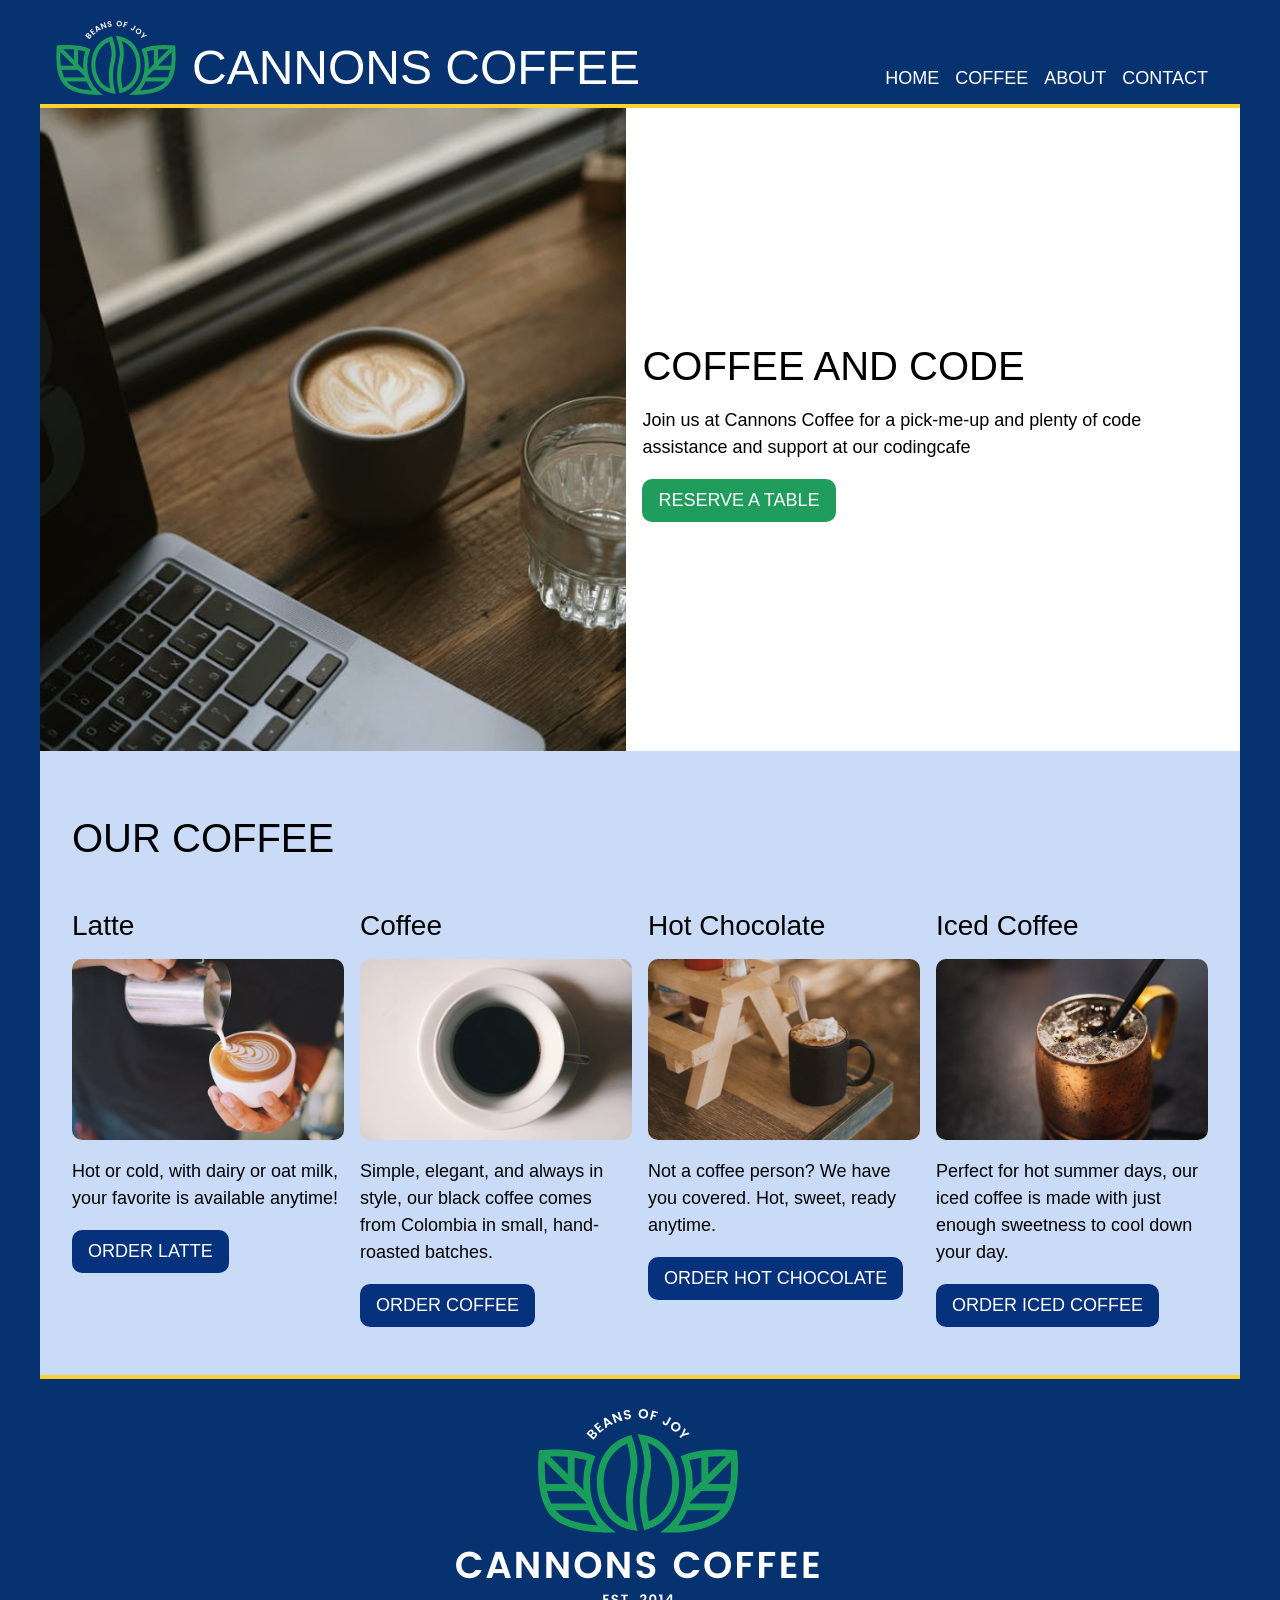
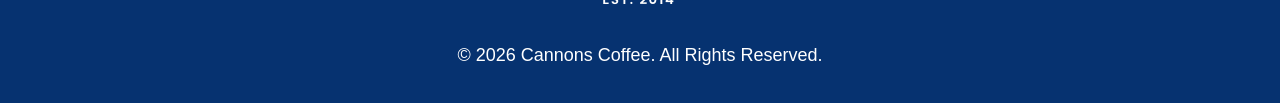
<file: index.html>
<!DOCTYPE html>
<html lang="en">

<head>
    <meta charset="UTF-8">
    <meta name="viewport" content="width=device-width, initial-scale=1.0">
    <title>Document</title>
    <link rel="stylesheet" href="css/style.css">
</head>

<body>
    <div class="wrapper">
        <header>
            <div class="logo">
                <img src="images/logo-nav.png" alt="Cannons Coffee Logo, Beans of Joy" />
                <h1>Cannons Coffee</h1>
            </div>
            <nav>
                <ul>
                    <li><a href="index.html">Home</a></li>
                    <li><a href="latte.html">Coffee</a></li>
                    <li><a href="https://www.groundsandgold.com/" target="_blank">About</a></li>
                    <li><a href="mailto:desigro77@gmail.com">Contact</a></li>
                </ul>
            </nav>
        </header>

        <main>

            <div class="section1">
                <div class="featurecardwrapper">
                    <div class="card-img">
                        <img src="images/coffee-computer.jpg" alt="Laptop with a cup of coffee and a glass of water" />
                    </div>
                    <div div class="card-text1">
                        <h2>Coffee and Code</h2>
                        <p class="text1">Join us at Cannons Coffee for a pick-me-up and plenty of code assistance and
                            support at
                            our codingcafe</p>
                        <p class="button1"><a href="https://www.groundsandgold.com/">Reserve a table</a></p>
                    </div>
                </div>
            </div>

            <div class="section2">
                <h2>Our coffee</h2>
                <div class="cardwrapper">
                    <div class="card card1">
                        <h3>Latte</h3>
                        <img src="images/latte.jpg" alt="Latte in a cup">
                        <p>Hot or cold, with dairy or oat milk, your favorite is available anytime!
                        </p>
                        <p class="button2"><a href="https://www.lattefactory.net/">Order Latte</a></p>
                    </div>

                    <div class="card card2">
                        <h3>Coffee</h3>
                        <img src="images/coffee.jpg" alt="Coffee in a cup" />
                        <p>Simple, elegant, and always in style, our black coffee comes from Colombia in small,
                            hand-roasted batches.</p>
                        <p class="button2"><a
                                href="https://rootscoffeehouse.com/?gad_source=1&gbraid=0AAAAADcf-RG5dBisMrBDiBXErYJLMCWqC">Order
                                coffee</a></p>
                    </div>

                    <div class="card card3">
                        <h3>Hot Chocolate</h3>
                        <img src="images/hotchoc.jpg" alt="Hot Chocolate in a cup with whipped cream" />
                        <p>Not a coffee person? We have you covered. Hot, sweet, ready anytime.</p>
                        <p class="button2"><a
                                href="https://us.hotelchocolat.com/collections/the-all-new-velvetiser?nbt=nb%3Aadwords%3Ag%3A24127901494%3A202204618514%3A820434983218&utm_campaign=24127901494&gad_source=1&gad_campaignid=24127901494&gbraid=0AAAAAqDSR9tVZQjegqUucTbAz16CKgohS&gclid=Cj0KCQiAnsvXBhCqARIsAHKgGNZCQ1H9Ch7jWIQzoFz4OcAfcrUVUTavaVaQKcxhmaF9xfAQYhJ2qPwaAtTZEALw_wcB">Order
                                Hot Chocolate</a></p>
                    </div>
                    <div class="card card4">
                        <h3>Iced Coffee</h3>
                        <img src="images/iced.jpg" alt="Iced coffee in a mug with a straw">
                        <p>Perfect for hot summer days, our iced coffee is made with just enough sweetness to cool down
                            your day.
                        </p>
                        <p class="button2"><a href="https://lalalandcafe.com/">Order
                                Iced Coffee</a></p>
                    </div>
                </div>
            </div>
        </main>

        <footer>
            <img src="images/logo-footer.png" alt="Cannons Coffee, Beans of Joy! Est. 2014" />
            <p>© 2026 Cannons Coffee. All Rights Reserved.</p>
        </footer>
    </div>
</body>

</html>
</file>
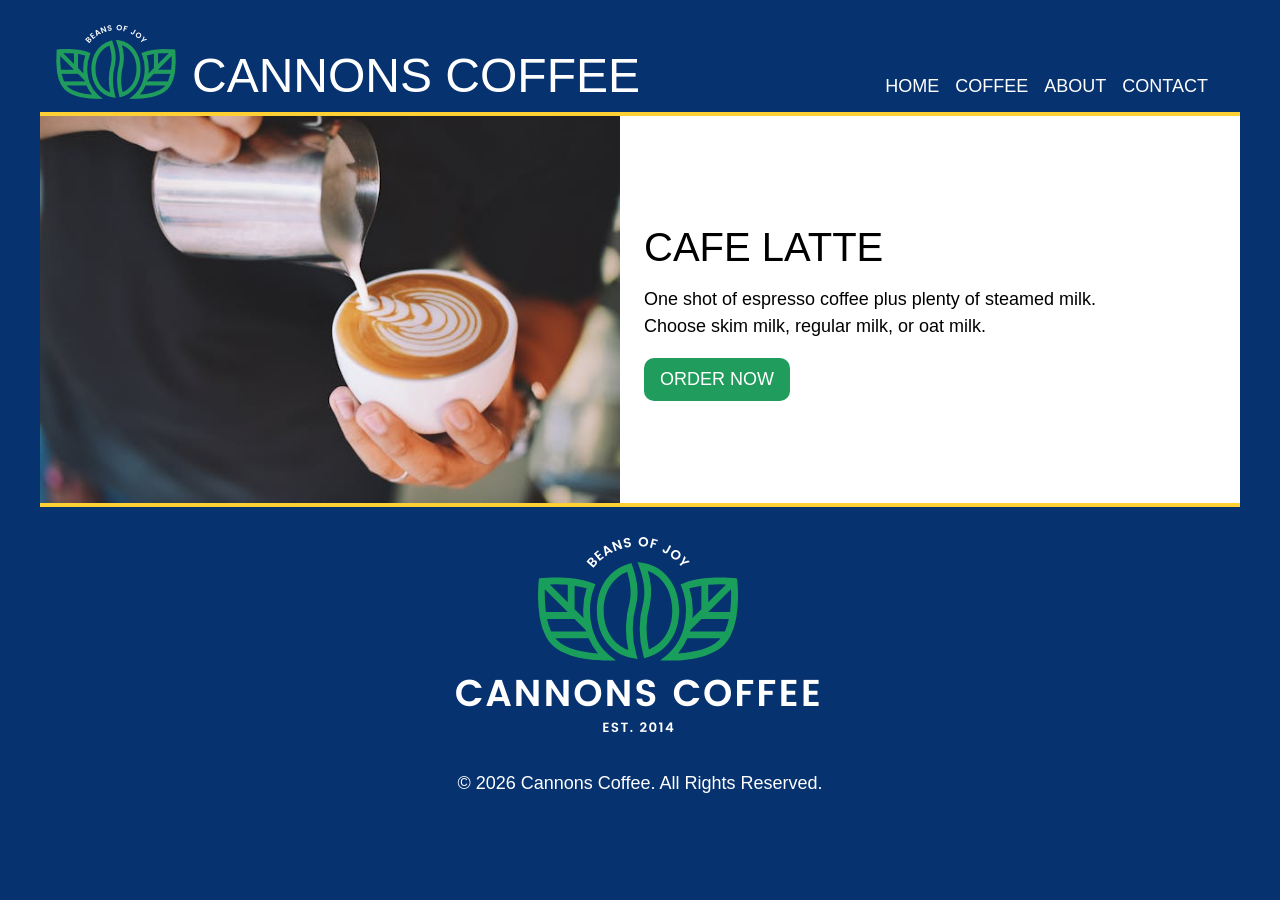
<file: latte.html>
<!DOCTYPE html>
<html lang="en">

<head>
    <meta charset="UTF-8">
    <meta name="viewport" content="width=device-width, initial-scale=1.0">
    <title>Document</title>
    <link rel="stylesheet" href="css/style.css">
</head>

<body>
    <div class="wrapper">
        <header>
            <div class="logo1">
                <img src="images/logo-nav.png" alt="Cannons Coffee Logo, Beans of Joy" />
                <h1 class="latteh1">Cannons Coffee</h1>
            </div>
            <nav>
                <ul>
                    <li><a href="index.html">Home</a></li>
                    <li><a href="latte.html">Coffee</a></li>
                    <li><a href="https://www.groundsandgold.com/" target="_blank">About</a></li>
                    <li><a href="mailto:desigro77@gmail.com">Contact</a></li>
                </ul>
            </nav>
        </header>

        <main class="lattemain">
            <div class="lattecardwrapper">
                <div class="card-img2">
                    <img src="images/latte.jpg" alt="Coffee in a cup" />
                </div>
                <div class="cardlatte">
                    <h2 class="latteh2">Cafe Latte</h2>
                    <p class="text2">One shot of espresso coffee plus plenty of steamed milk.</p>
                    <p class="text2">Choose skim milk, regular milk, or oat milk.</p>
                    <p class="button1"><a href="https://www.groundsandgold.com/">Order now</a></p>
                </div>

            </div>
        </main>

        <footer>
            <img src="images/logo-footer.png" alt="Cannons Coffee, Beans of Joy! Est. 2014" />
            <p>© 2026 Cannons Coffee. All Rights Reserved.</p>
        </footer>
    </div>
</body>

</html>
</file>
<file: css/style.css>
/* Added boiler code */
html{
    box-sizing: border-box;
}
*,
*:before,
*:after {
    box-sizing: inherit;
}
/* Imported Monserrat google font */
@import url('https://fonts.googleapis.com/css2?family=Montserrat:ital,wght@0,100..900;1,100..900&display=swap');
/* Added features for body */
body {
    color: black;
    background-color: #063270;
    font-family: "Montserrat", sans-serif;
    font-size: 1.125rem;
    line-height: 1.5;
    margin:0;
}
/* Created color variables */
:root{
    --black:#000000;
    --cataline: #06327d;
    --bluetiful:#2b70e4;
    --vegan:#209d5c;
    --sunglow: #ffd034;
    --white: #ffffff;
    --lightblue:#cadbf8;
}
/* Styled all the headings */
h1 {
    font-size: 3rem;
    line-height: 1.1667;
    font-weight: 300;
    text-transform: uppercase;
    margin:0;
}

h2{
    font-size: 2.5rem;
    line-height: 1.1667;
    font-weight: 300;
    text-transform: uppercase;
    margin:0;
}

h3{
    font-size: 1.75rem;
    line-height: 1.1667;
    font-weight: 300;
    margin: 0;
}
/* Styled header. Added flex on the header (parent) to control logo and nav (children) */
header{
    display: flex;
    flex-flow: row wrap;
    justify-content: center;
    padding: 1rem;
    color: var(--white);
    text-align: center;
    border-bottom: 4px solid var(--sunglow);
    /* gap: 1rem; */
    align-items: last baseline;
    /* padding-bottom: 0; */
    margin:0;
}
.logo img{
    max-width: 100%;
    margin:0;
    padding: 0;
}
/* Set up container inside body properties */
.wrapper{
    width: 100%;
    max-width:1200px;
    margin: 0 auto;
}
/* Added flex on nav ul(parent) to control the navbar list(children) */
nav ul {
    display:flex;
    flex-flow:row wrap;
    gap: 1rem;
    list-style-type: none;
    text-transform: uppercase;
    padding: 1rem;
    margin: 0;
    justify-content: center;
    padding-bottom: 0;
}
/* Styled the anchor element links */
nav a {
    display:block;
    text-decoration: none; 
    color: var(--white);
}

.logo{
    display:flex;
    flex-flow:column;
    gap: 1rem;
    align-items:center;
    justify-content: center:
}

/* I changed color of section 1 */
.section1{
background-color: var(--white);
   } 
/* Added flex to section one wrapper (parent) to control cards(children) */
.featurecardwrapper{
    display:flex;
    flex-flow: column;
    gap:0 1rem;
    align-items: center;
    padding: 2rem;
}
/* Aligned and centered text card */
.card-text1{
    text-align: left;
    width: 100%;
    margin: 0 auto;
    padding-left: 0;
}
/* Removed margin from the text paragraph in text card */
.text1{
    margin-bottom: 0;
}
/* Set up the image card width */
.card-img{
    width: 100%;
}
/* Set up properties for card image */
.card-img img{
    width: 100%;
    display: block;
    margin: 0.7rem auto;
}
/* Styled text card button */
.button1{
    display: inline-block;
    background-color: var(--vegan);
    padding: 0.5rem 1rem;
    border-radius: 10px;
    text-transform: uppercase;  
}
/* Styled button anchor element link from */
.button1 a{
    text-decoration: none;
    color:var(--white);
}

/* Styled section 2 background */
.section2{
    background-color: var(--lightblue);
    padding: 2rem;
}
/* Added padding to aligned heading with cards */
.section2 h2{
    padding-left: 1 rem;
    padding-top: 2rem;
    padding-bottom: 2rem;
}
/* Added flex to section  */
.cardwrapper{
    display:flex;
    flex-flow: row wrap;
    gap: 1rem
}
.card{
    text-align: left;
    width: 100%;
    margin: 0 auto;
    padding: 1rem 0;
    flex: 0 0 100%;
}
.card img{
    width: 100%;
    display: block;
    margin:0 auto;
    border-radius: 10px;
    margin-top: 1rem;
}
.button2{
    display: inline-block;
    background-color:var(--cataline);
    padding: 0.5rem 1rem;
    border-radius: 10px;
    text-transform: uppercase;
    text-align: center; 
    margin: 0; 
}
.button2 a{
    text-decoration: none;
     color: var(--white);
}

@media (min-width: 650px){
.logo{
        flex-flow: row wrap;
        align-items: last-baseline;
        gap: 1rem;
    }
h1{
    margin-top: 2rem;
}
    .featurecardwrapper{
    flex-direction: row;
    align-items: center;
    padding: 0;
}
.card-img {
    flex: 1 1 0;
    width: auto;
    min-width: 0;
}
.card-img img{
     margin: 0;
}
.card-text1{
    flex: 1 1 0;
    width: auto;
    padding-right: 0.7rem;
    padding-top: 1.5rem;
    min-width: 0;
}
.card{
    flex-flow: row wrap;
        flex: 0 0 calc((100% - 1rem) / 2);
    }
}

@media (min-width: 1000px){
    header{
        justify-content: space-between;
        align-items: last baseline;
        padding-bottom: 1rem;
    }
    .logo{
        flex-flow: row wrap;
        gap: 1rem;
    }
    h1{
        margin-top: 1.5rem;
    }
    .card{
        flex-flow: row wrap;
        flex: 0 0 calc((100% - 3rem) / 4);
    }
}

footer img{
    max-width: 100%;
    margin-bottom: 0; 
}

footer{
    border-top: 4px solid var(--sunglow);
    text-align: center;
    padding: 1rem;
    color: var(--white);
}

.logo1{
    display:flex;
    flex-flow:column;
    gap: 1rem;
    align-items:center;
    justify-content: center:
}
.lattecardwrapper{
    display:flex;
    flex-flow: column;
    gap:0 2rem;
    padding: 2rem;
}
.cardlatte{
    text-align: left;
    width: 100%;
    margin: 0 auto;
    padding-left: 0;
}
.lattemain{
    background-color: var(--white);
}
.card-img2 {
    width: 100%;
    margin: 0;
    margin-bottom: 1rem;
}
.card-img2 img{
    width: 100%;
    display: block;
    margin: 0 auto;
}
.text2{
    margin: 0;
}

@media (min-width:649px){
.logo1{
        flex-flow: row wrap;
        align-items: last-baseline;
        gap: 1rem;
    }
.latteh1{
    margin-top: 2rem;
}
.lattecardwrapper{
    flex-direction: row;
    align-items: center;
    padding: 0;
    gap: 1.5rem;
}
.latteh2{
    padding-bottom: 1rem;
}
.card-img2 {
    flex: 1 1 0;
    width: auto;
    min-width: 0;
    margin: 0;
}
.card-img2 img{
     margin-top: 1.5rem;
     margin-bottom: 1.5rem;
     margin-left: 0;
     padding-left: 0; 
}
.cardlatte{
    flex: 1 1 0;
    width: auto;
    padding-right: 1rem;
    min-width: 0;
    padding-top: 1.5rem;
}  
}

@media (min-width:1000px){
header{
    align-items: last baseline;
    padding-bottom: 0.5rem;
}
 .card-img2 {
  padding:0;
  margin: 0;
}
.card-img2 img{
     margin: 0;
}
}
</file>
